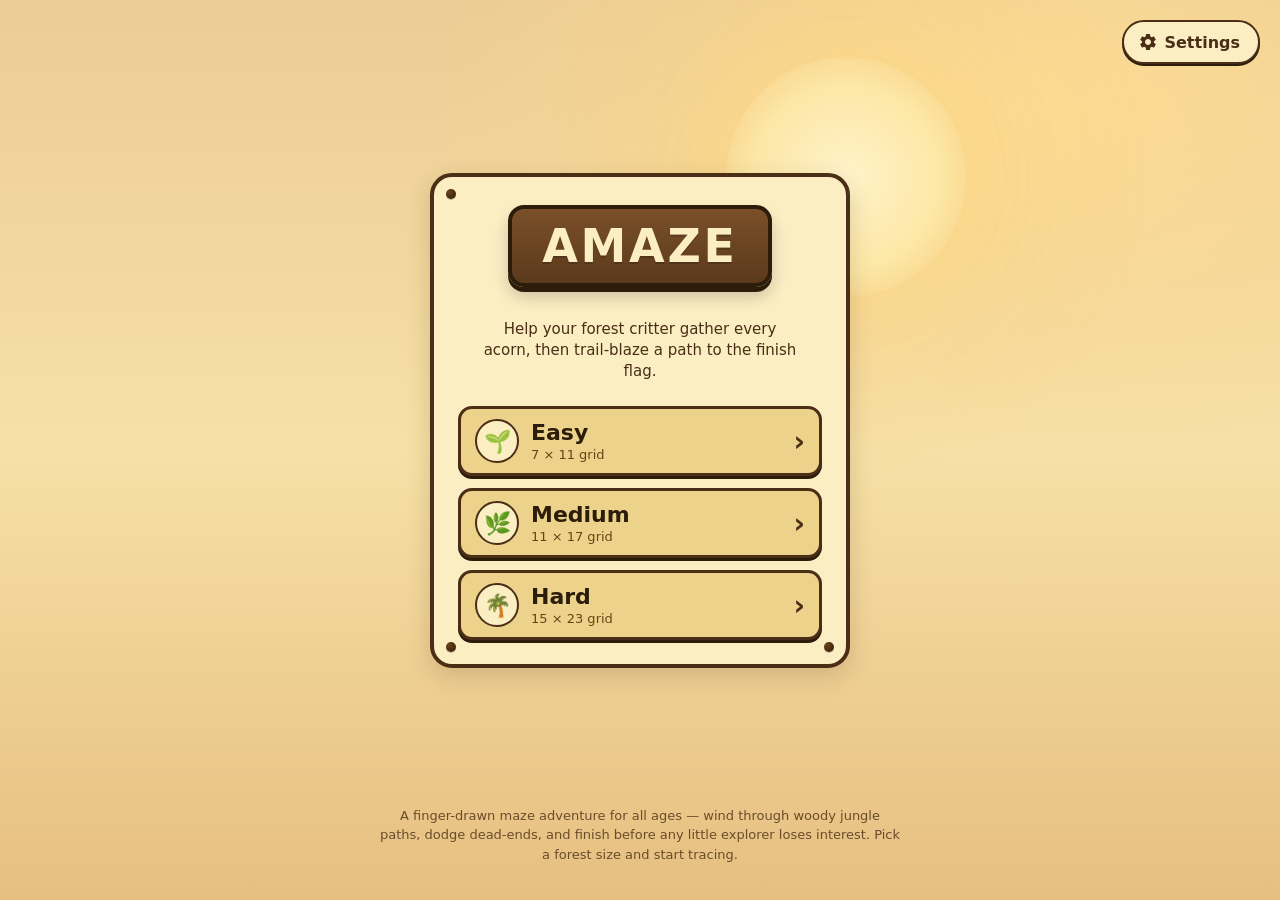
<file: index.html>
<!DOCTYPE html>
<html lang="en">
<head>
  <meta charset="utf-8">
  <meta name="viewport"
        content="width=device-width, initial-scale=1, viewport-fit=cover, user-scalable=no">

  <link rel="manifest" href="manifest.json">
  <meta name="theme-color" content="#f0e0b0">

  <!-- iOS PWA -->
  <meta name="apple-mobile-web-app-capable" content="yes">
  <meta name="apple-mobile-web-app-status-bar-style" content="black-translucent">
  <meta name="apple-mobile-web-app-title" content="AMAZE">
  <link rel="apple-touch-icon" href="apple-touch-icon.png">

  <link rel="stylesheet" href="style.css">
  <title>AMAZE</title>
</head>
<body>
  <canvas id="game"></canvas>

  <!-- In-game top bar: Back · (title + acorn HUD stacked) · Settings · Restart -->
  <header id="game-topbar" class="hidden" aria-hidden="true">
    <button class="topbar-btn icon-btn" id="btn-menu" aria-label="Back to menu">
      <svg viewBox="0 0 24 24" width="22" height="22" aria-hidden="true">
        <path fill="none" stroke="currentColor" stroke-width="2.4"
              stroke-linecap="round" stroke-linejoin="round"
              d="M15 6 L9 12 L15 18"/>
      </svg>
    </button>

    <div class="topbar-center">
      <div id="acorn-counter" class="acorn-counter hidden" aria-label="Collected acorns">
        <span class="acorn dim">🌰</span>
        <span class="acorn dim">🌰</span>
        <span class="acorn dim">🌰</span>
      </div>
    </div>

    <div class="topbar-actions">
      <button class="topbar-btn icon-btn" id="btn-settings" aria-label="Settings">
        <svg viewBox="0 0 24 24" width="22" height="22" aria-hidden="true">
          <path fill="currentColor" d="M19.14 12.94c.04-.3.06-.61.06-.94 0-.32-.02-.64-.07-.94l2.03-1.58c.18-.14.23-.41.12-.61l-1.92-3.32c-.12-.22-.37-.29-.59-.22l-2.39.96c-.5-.38-1.03-.7-1.62-.94l-.36-2.54c-.04-.24-.24-.41-.48-.41h-3.84c-.24 0-.43.17-.47.41l-.36 2.54c-.59.24-1.13.57-1.62.94l-2.39-.96c-.22-.08-.47 0-.59.22L2.74 8.87c-.12.21-.08.47.12.61l2.03 1.58c-.05.3-.09.63-.09.94 0 .31.02.64.07.94l-2.03 1.58c-.18.14-.23.41-.12.61l1.92 3.32c.12.22.37.29.59.22l2.39-.96c.5.38 1.03.7 1.62.94l.36 2.54c.05.24.24.41.48.41h3.84c.24 0 .44-.17.47-.41l.36-2.54c.59-.24 1.13-.56 1.62-.94l2.39.96c.22.08.47 0 .59-.22l1.92-3.32c.12-.22.07-.47-.12-.61l-2.01-1.58zM12 15.6c-1.98 0-3.6-1.62-3.6-3.6s1.62-3.6 3.6-3.6 3.6 1.62 3.6 3.6-1.62 3.6-3.6 3.6z"/>
        </svg>
      </button>
      <button class="topbar-btn icon-btn" id="btn-restart" aria-label="Restart maze">
        <svg viewBox="0 0 24 24" width="22" height="22" aria-hidden="true">
          <path fill="currentColor" d="M17.65 6.35A8 8 0 0 0 12 4a8 8 0 1 0 7.74 10h-2.08A6 6 0 1 1 12 6c1.66 0 3.14.69 4.22 1.78L13 11h7V4z"/>
        </svg>
      </button>
    </div>
  </header>

  <!-- Difficulty picker — paper-card design with wooden AMAZE stamp,
       leaf icons, chevrons, marketing tagline. -->
  <div id="menu" class="overlay">
    <button class="settings-pill" id="btn-menu-settings" aria-label="Settings">
      <!-- Same Material cog as the in-game top bar so the settings
           glyph stays consistent across screens. -->
      <svg class="settings-pill-icon" viewBox="0 0 24 24" width="20" height="20" aria-hidden="true">
        <path fill="currentColor" d="M19.14 12.94c.04-.3.06-.61.06-.94 0-.32-.02-.64-.07-.94l2.03-1.58c.18-.14.23-.41.12-.61l-1.92-3.32c-.12-.22-.37-.29-.59-.22l-2.39.96c-.5-.38-1.03-.7-1.62-.94l-.36-2.54c-.04-.24-.24-.41-.48-.41h-3.84c-.24 0-.43.17-.47.41l-.36 2.54c-.59.24-1.13.57-1.62.94l-2.39-.96c-.22-.08-.47 0-.59.22L2.74 8.87c-.12.21-.08.47.12.61l2.03 1.58c-.05.3-.09.63-.09.94 0 .31.02.64.07.94l-2.03 1.58c-.18.14-.23.41-.12.61l1.92 3.32c.12.22.37.29.59.22l2.39-.96c.5.38 1.03.7 1.62.94l.36 2.54c.05.24.24.41.48.41h3.84c.24 0 .44-.17.47-.41l.36-2.54c.59-.24 1.13-.56 1.62-.94l2.39.96c.22.08.47 0 .59-.22l1.92-3.32c.12-.22.07-.47-.12-.61l-2.01-1.58zM12 15.6c-1.98 0-3.6-1.62-3.6-3.6s1.62-3.6 3.6-3.6 3.6 1.62 3.6 3.6-1.62 3.6-3.6 3.6z"/>
      </svg>
      <span class="settings-pill-label">Settings</span>
    </button>

    <div class="menu-frame">
      <!-- Sun lives inside the card so it can anchor to the card's top-
           right corner (translate-50%/-50%).  The card's top-right rivet
           is hidden behind it. -->
      <div class="sun" aria-hidden="true"></div>

      <span class="rivet rivet-tl"></span>
      <span class="rivet rivet-bl"></span>
      <span class="rivet rivet-br"></span>

      <div class="title-stamp">AMAZE</div>
      <p class="sub">Help your forest critter gather every acorn, then trail-blaze a path to the finish flag.</p>

      <button class="diff-btn" data-difficulty="easy">
        <span class="diff-icon">🌱</span>
        <span class="diff-content">
          <span class="diff-name">Easy</span>
          <span class="diff-detail">7 × 11 grid</span>
        </span>
        <span class="diff-chevron">›</span>
      </button>
      <button class="diff-btn" data-difficulty="medium">
        <span class="diff-icon">🌿</span>
        <span class="diff-content">
          <span class="diff-name">Medium</span>
          <span class="diff-detail">11 × 17 grid</span>
        </span>
        <span class="diff-chevron">›</span>
      </button>
      <button class="diff-btn" data-difficulty="hard">
        <span class="diff-icon">🌴</span>
        <span class="diff-content">
          <span class="diff-name">Hard</span>
          <span class="diff-detail">15 × 23 grid</span>
        </span>
        <span class="diff-chevron">›</span>
      </button>
    </div>

    <p class="menu-marketing">
      A finger-drawn maze adventure for all ages — wind through woody jungle paths,
      dodge dead-ends, and finish before any little explorer loses interest. Pick a
      forest size and start tracing.
    </p>
  </div>

  <!-- Win modal — pops in after the canvas walk-cinema completes. -->
  <div id="win-modal" class="overlay hidden" role="dialog" aria-label="Maze complete">
    <div class="win-card">
      <div class="win-header">YOU MADE IT!</div>
      <div class="win-acorns" id="win-acorns" aria-label="Collected acorns">
        <span class="dim">🌰</span>
        <span class="dim">🌰</span>
        <span class="dim">🌰</span>
      </div>
      <p class="win-tagline" id="win-tagline">You navigated the woods like a pro.</p>
      <div class="win-actions">
        <button class="win-btn win-btn-secondary" id="btn-win-home">Home</button>
        <button class="win-btn win-btn-primary" id="btn-win-again">Again ▶</button>
      </div>
    </div>
  </div>

  <!-- Settings panel — opens from either the in-game top bar or the menu. -->
  <div id="settings-overlay" class="overlay hidden" role="dialog" aria-label="Settings">
    <div class="settings-frame">
      <h2 class="settings-title">Settings</h2>

      <label class="toggle-row" for="toggle-collectibles">
        <span class="toggle-text">
          <span class="toggle-label">Collectibles</span>
          <span class="toggle-detail">Show 3 items to collect for star ratings.</span>
        </span>
        <input type="checkbox" id="toggle-collectibles" class="toggle-input" />
      </label>

      <!-- Style picker — only meaningful when collectibles are on, but
           kept visible for discoverability. -->
      <div class="picker-row" id="picker-row" role="radiogroup" aria-label="Collectible style">
        <span class="toggle-text">
          <span class="toggle-label">Style</span>
          <span class="toggle-detail">Pick what to collect in mazes.</span>
        </span>
        <div class="picker" id="collectible-picker">
          <button class="picker-btn" data-style="acorn"  aria-label="Acorn">🌰</button>
          <button class="picker-btn" data-style="star"   aria-label="Star">⭐</button>
          <button class="picker-btn" data-style="flower" aria-label="Flower">🌸</button>
        </div>
      </div>

      <button class="settings-done" id="btn-close-settings">Done</button>
    </div>
  </div>

  <!-- One-time hint to install on iOS -->
  <div id="install-hint" class="install-hint hidden">
    Tap <strong>Share</strong> → <strong>Add to Home Screen</strong> to install.
    <button id="dismiss-hint" aria-label="dismiss">×</button>
  </div>

  <script type="module" src="main.js"></script>
</body>
</html>
</file>
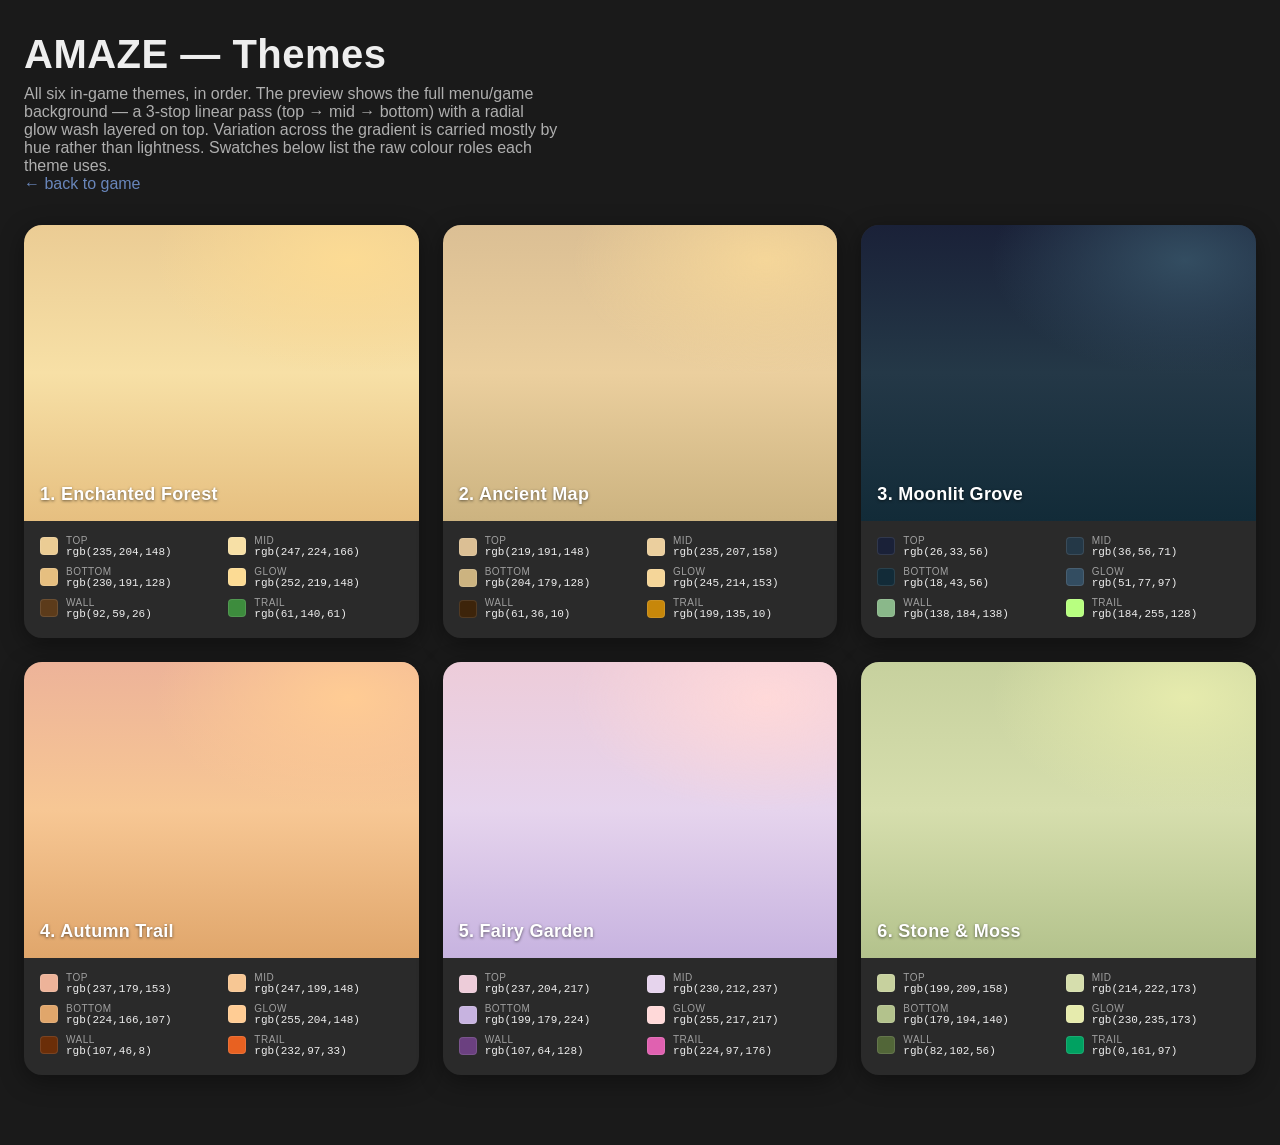
<file: themes.html>
<!DOCTYPE html>
<html lang="en">
<head>
  <meta charset="utf-8">
  <meta name="viewport" content="width=device-width, initial-scale=1">
  <title>AMAZE — Themes</title>
  <style>
    :root { color-scheme: light dark; }
    * { box-sizing: border-box; }
    body {
      margin: 0;
      padding: 32px 24px 64px;
      font-family: -apple-system, BlinkMacSystemFont, 'Segoe UI', Helvetica, Arial, sans-serif;
      background: #1a1a1a;
      color: #eee;
      min-height: 100vh;
    }
    h1 {
      margin: 0 0 8px;
      font-size: clamp(28px, 4vw, 40px);
      letter-spacing: 0.5px;
    }
    .lead {
      margin: 0 0 32px;
      opacity: 0.7;
      max-width: 60ch;
    }
    .grid {
      display: grid;
      grid-template-columns: repeat(auto-fill, minmax(320px, 1fr));
      gap: 24px;
    }
    .card {
      border-radius: 18px;
      overflow: hidden;
      background: #2a2a2a;
      box-shadow: 0 6px 24px rgba(0,0,0,0.4);
      display: flex;
      flex-direction: column;
    }
    .preview {
      aspect-ratio: 4 / 3;
      position: relative;
      display: flex;
      align-items: flex-end;
      padding: 16px;
    }
    .preview .name {
      font-size: 18px;
      font-weight: 700;
      color: #fff;
      text-shadow: 0 1px 3px rgba(0,0,0,0.55);
      letter-spacing: 0.3px;
    }
    .swatches {
      padding: 14px 16px 18px;
      display: grid;
      grid-template-columns: 1fr 1fr;
      gap: 8px 14px;
      font-size: 12px;
    }
    .swatch {
      display: flex;
      align-items: center;
      gap: 8px;
      min-width: 0;
    }
    .swatch .chip {
      width: 18px;
      height: 18px;
      border-radius: 4px;
      flex-shrink: 0;
      border: 1px solid rgba(255,255,255,0.1);
    }
    .swatch .meta {
      display: flex;
      flex-direction: column;
      min-width: 0;
    }
    .swatch .label {
      opacity: 0.6;
      font-size: 10px;
      text-transform: uppercase;
      letter-spacing: 0.5px;
    }
    .swatch .value {
      font-family: ui-monospace, SFMono-Regular, Menlo, monospace;
      font-size: 11px;
      white-space: nowrap;
      overflow: hidden;
      text-overflow: ellipsis;
    }
    a.back {
      color: #8ab4ff;
      text-decoration: none;
    }
    a.back:hover { text-decoration: underline; }
  </style>
</head>
<body>
  <h1>AMAZE — Themes</h1>
  <p class="lead">
    All six in-game themes, in order.  The preview shows the full menu/game
    background — a 3-stop linear pass (top → mid → bottom) with a radial
    glow wash layered on top.  Variation across the gradient is carried
    mostly by hue rather than lightness.  Swatches below list the raw
    colour roles each theme uses.
    <br><a class="back" href="index.html">← back to game</a>
  </p>
  <div class="grid" id="grid"></div>

  <script type="module">
    import { LevelStyles } from './maze.js';

    function gradient(s) {
      return `
        radial-gradient(ellipse 70% 55% at 82% 12%,
          ${s.bgGradientGlow} 0%,
          transparent 70%),
        linear-gradient(180deg,
          ${s.bgGradientTop} 0%,
          ${s.backgroundColor} 50%,
          ${s.bgGradientBottom} 100%)
      `;
    }

    const ROLES = [
      ['bgGradientTop',    'top'],
      ['backgroundColor',  'mid'],
      ['bgGradientBottom', 'bottom'],
      ['bgGradientGlow',   'glow'],
      ['wallColor',        'wall'],
      ['trailColor',       'trail'],
    ];

    const grid = document.getElementById('grid');
    LevelStyles.forEach((s, i) => {
      const card = document.createElement('div');
      card.className = 'card';

      const preview = document.createElement('div');
      preview.className = 'preview';
      preview.style.background = gradient(s);
      preview.innerHTML = `<span class="name">${i + 1}. ${s.name}</span>`;

      const swatches = document.createElement('div');
      swatches.className = 'swatches';
      swatches.innerHTML = ROLES.map(([key, label]) => `
        <div class="swatch">
          <span class="chip" style="background:${s[key]}"></span>
          <span class="meta">
            <span class="label">${label}</span>
            <span class="value">${s[key]}</span>
          </span>
        </div>
      `).join('');

      card.appendChild(preview);
      card.appendChild(swatches);
      grid.appendChild(card);
    });
  </script>
</body>
</html>
</file>
<file: style.css>
/* AMAZE web — global styles */

:root {
  /* Enchanted Forest palette (matches LevelStyles[0]) — used by the menu. */
  --bg: rgb(240, 230, 204);
  --wall: rgb(92, 59, 26);
  --wall-dim: rgba(92, 59, 26, 0.5);
  --wall-faint: rgba(92, 59, 26, 0.4);

  /* Exposed so JS can read the iOS safe-area-top via getComputedStyle.
     Falls back to 0 outside iOS / when no safe area is reported. */
  --safe-top: env(safe-area-inset-top, 0px);
  --safe-bottom: env(safe-area-inset-bottom, 0px);
}

* {
  box-sizing: border-box;
}

html,
body {
  margin: 0;
  padding: 0;
  overflow: hidden;
  height: 100vh;
  height: 100vh;
  /* Warm sun-radial background — shared by the menu AND the game so the
     game-screen edges visibly match the rest of the chrome.  Canvas sits
     transparent on top, painting only the maze itself. */
  background:
    radial-gradient(
      ellipse at 88% 8%,
      #ffe7a8 0%,
      #f4d68a 28%,
      transparent 70%
    ),
    linear-gradient(180deg, #f0e0b0 0%, #e8c97f 100%);
  background-attachment: fixed;
  color: var(--wall);
  font-family:
    -apple-system, BlinkMacSystemFont, "Segoe UI", system-ui, sans-serif;
  -webkit-user-select: none;
  user-select: none;
  -webkit-touch-callout: none;
  -webkit-tap-highlight-color: transparent;
  overscroll-behavior: none;
}

/* Canvas is its own positioning root — covers the full DYNAMIC viewport
   (so the URL bar collapsing/expanding adjusts the height correctly) and
   leaves DOM overlays (menu, install hint) sitting on top via z-index. */
canvas#game {
  display: block;
  position: fixed;
  inset: 0;
  width: 100vw;
  height: 100vh;
  height: 100dvh;
  touch-action: none; /* must — keeps Safari from hijacking drag */
}

/* ---- Menu overlay -------------------------------------------------------- */

.overlay {
  position: fixed;
  inset: 0;
  /* No background — body provides the warm gradient.  Menu inherits it;
     settings/win modals add their own dim backdrop on top. */
  display: flex;
  flex-direction: column;
  align-items: center;
  justify-content: center;
  gap: 36px; /* breathing room between the card + tagline */
  z-index: 10;
  padding: 24px 20px;
  overflow: auto;
  transition: opacity 0.35s ease;
}
.overlay.hidden {
  opacity: 0;
  pointer-events: none;
}

/* The menu screen has two pieces of flow content (the card and the
   marketing blurb) plus a fixed-positioned Settings pill in the corner
   that doesn't participate in flow.  We override the generic .overlay
   centering for #menu only so the card sits roughly mid-screen and the
   marketing copy is pinned to the bottom — without absolute
   positioning, just grid rows that breathe with viewport height. */
#menu {
  display: grid;
  grid-template-rows: 1fr auto 1fr auto;
  grid-template-columns: 1fr;
  justify-items: center;
  align-items: center;
  gap: 0;
  padding: clamp(20px, 4vh, 40px) 20px clamp(20px, 4vh, 36px);
}
#menu .menu-frame      { grid-row: 2; }
#menu .menu-marketing  { grid-row: 4; align-self: end; }

/* Sun illustration — anchored to the card's top-right corner, with the
   sun's CENTRE exactly on the corner so half the disc spills outside
   the card and half overlaps onto it like a setting sun behind the
   poster. */
.menu-frame .sun {
  position: absolute;
  top: 0;
  right: 0;
  transform: translate(50%, -50%);
  width:  clamp(140px, 22vw, 240px);
  height: clamp(140px, 22vw, 240px);
  background: radial-gradient(circle, #fff6cf 0%, #fde9a8 55%, #f5c373 100%);
  border-radius: 50%;
  box-shadow:
    0 0 80px 24px rgba(255, 220, 130, 0.40),
    0 0 160px 60px rgba(255, 200, 100, 0.18);
  opacity: 0.9;
  pointer-events: none;
  /* Behind the card.  menu-frame has no z-index → not a stacking
     context → -1 places .sun beneath the card in .overlay's stack,
     so only the half spilling outside the corner is visible. */
  z-index: -1;
}

/* Paper card with corner rivets that holds the difficulty selector. */
.menu-frame {
  position: relative;
  width: min(420px, calc(100vw - 40px));
  background: #fbeec3;
  border: 4px solid #4a2e15;
  border-radius: 22px;
  padding: 28px 24px 24px;
  text-align: center;
  box-shadow: 0 8px 24px rgba(74, 46, 21, 0.18);
}

.rivet {
  position: absolute;
  width: 10px;
  height: 10px;
  border-radius: 50%;
  background: radial-gradient(circle at 30% 30%, #6a4318, #2c1d0a);
  box-shadow: 0 1px 0 rgba(0, 0, 0, 0.25);
}
.rivet-tl {
  top: 12px;
  left: 12px;
}
.rivet-tr {
  top: 12px;
  right: 12px;
}
.rivet-bl {
  bottom: 12px;
  left: 12px;
}
.rivet-br {
  bottom: 12px;
  right: 12px;
}

/* Wood-stamp AMAZE logo at the top of the card. */
.title-stamp {
  display: inline-block;
  background: linear-gradient(180deg, #7a4f29 0%, #5b3a1c 100%);
  color: #fbeec3;
  font-size: 46px;
  font-weight: 900;
  letter-spacing: 0.06em;
  padding: 10px 30px;
  border-radius: 16px;
  border: 4px solid #2c1d0a;
  box-shadow:
    0 5px 0 #2c1d0a,
    0 10px 16px rgba(0, 0, 0, 0.18);
  margin: 0 0 14px;
  text-shadow: 0 2px 0 rgba(0, 0, 0, 0.18);
  font-family: "Avenir Next", system-ui, sans-serif;
}

.sub {
  font-size: 15px;
  line-height: 1.4;
  /* Generous vertical breathing room — sits between the wood stamp and
     the difficulty buttons, so both spacings matter visually. */
  margin: 18px auto 24px;
  max-width: 320px;
  color: #4a2e15;
}

/* Difficulty buttons — wood-bordered cream pill with circular icon left,
   stacked title/detail middle, chevron right. */
.diff-btn {
  display: flex;
  align-items: center;
  gap: 12px;
  width: 100%;
  margin: 0 0 12px;
  padding: 10px 14px;
  background: #ecd28a;
  border: 3px solid #4a2e15;
  border-radius: 14px;
  color: #4a2e15;
  font-family: inherit;
  text-align: left;
  cursor: pointer;
  -webkit-appearance: none;
  appearance: none;
  -webkit-tap-highlight-color: transparent;
  box-shadow: 0 3px 0 #2c1d0a;
  transition:
    transform 0.05s ease,
    background 0.12s ease;
}
.diff-btn:last-child {
  margin-bottom: 0;
}
.diff-btn:hover {
  background: #e5c879;
}
.diff-btn:active {
  transform: translateY(2px);
  box-shadow: 0 0 0 #2c1d0a;
}

.diff-icon {
  display: inline-flex;
  align-items: center;
  justify-content: center;
  width: 44px;
  height: 44px;
  flex-shrink: 0;
  background: #fbeec3;
  border: 2px solid #4a2e15;
  border-radius: 50%;
  font-size: 22px;
}

.diff-content {
  flex: 1;
  display: flex;
  flex-direction: column;
  gap: 2px;
  min-width: 0;
}

.diff-name {
  font-size: 22px;
  font-weight: 800;
  color: #2c1d0a;
}

.diff-detail {
  font-size: 13px;
  color: #6a4318;
}

.diff-chevron {
  font-size: 28px;
  font-weight: 600;
  color: #4a2e15;
  flex-shrink: 0;
}

/* Top-right Settings pill on the menu screen. */
.settings-pill {
  position: fixed;
  top: max(20px, calc(var(--safe-top, 0px) + 14px));
  right: 20px;
  display: inline-flex;
  align-items: center;
  gap: 6px;
  padding: 10px 18px 10px 14px;
  background: #fbeec3;
  border: 2.5px solid #4a2e15;
  border-radius: 22px;
  font-family: inherit;
  font-size: 16px;
  font-weight: 700;
  color: #4a2e15;
  cursor: pointer;
  -webkit-appearance: none;
  appearance: none;
  -webkit-tap-highlight-color: transparent;
  box-shadow: 0 2px 0 #2c1d0a;
  transition: transform 0.05s ease;
}
.settings-pill:active {
  transform: translateY(2px);
  box-shadow: 0 0 0 #2c1d0a;
}
.settings-pill-icon {
  /* SVG cog — sized inline via width/height attrs; this rule just
     keeps it vertically aligned with the label text. */
  display: block;
  line-height: 1;
}

/* Marketing copy pinned to the bottom of the menu screen via the
   #menu grid layout below.  No italics, no absolute positioning. */
.menu-marketing {
  max-width: 540px;
  margin: 0;
  padding: 0 8px;
  text-align: center;
  font-size: 13px;
  line-height: 1.5;
  color: #4a2e15;
  opacity: 0.8;
}

/* ---- In-game top bar ----------------------------------------------------- */
/* Solid wood bar across the top.  Background extends behind the iOS
   safe-area-top so the OS clock sits on bark; content (buttons + title)
   is pushed below the safe area via padding-top. */

#game-topbar {
  position: fixed;
  top: 0;
  left: 0;
  right: 0;
  height: calc(72px + var(--safe-top, 0px));
  display: flex;
  align-items: center;
  justify-content: space-between;
  padding: var(--safe-top, 0px) 14px 0 14px;
  background: linear-gradient(180deg, #5b3a1c 0%, #4a2e15 100%);
  box-shadow: 0 2px 8px rgba(0, 0, 0, 0.3);
  z-index: 10;
}
#game-topbar.hidden {
  display: none;
}

.topbar-btn {
  display: inline-flex;
  align-items: center;
  justify-content: center;
  width: 44px;
  height: 44px;
  background: #f4ead0;
  border: 2px solid #2c1d0a;
  border-radius: 12px;
  padding: 0;
  font-family: inherit;
  font-size: 22px;
  font-weight: 600;
  color: #2c1d0a;
  cursor: pointer;
  -webkit-appearance: none;
  appearance: none;
  -webkit-tap-highlight-color: transparent;
  box-shadow: 0 2px 0 #2c1d0a;
  transition:
    transform 0.05s ease,
    background 0.12s ease;
}
.topbar-btn:hover {
  background: #ede2c2;
}
.topbar-btn:active {
  transform: translateY(2px);
  box-shadow: 0 0 0 #2c1d0a;
}
.topbar-btn svg {
  display: block;
} /* drop inline baseline gap */

/* Centre column hosts the acorn HUD pill (no title). */
.topbar-center {
  flex: 1;
  display: flex;
  align-items: center;
  justify-content: center;
  min-width: 0;
}

.topbar-actions {
  display: flex;
  gap: 6px;
}

/* Cream pill so the acorns sit on a bright background instead of the
   dark wood bar where they otherwise disappear. */
.acorn-counter {
  display: inline-flex;
  align-items: center;
  gap: 8px;
  padding: 7px 14px;
  background: #f4ead0;
  border: 2px solid #2c1d0a;
  border-radius: 22px;
  box-shadow: 0 2px 0 #2c1d0a;
  font-size: 22px;
  line-height: 1;
  pointer-events: none;
}
.acorn-counter.hidden {
  display: none;
}
.acorn-counter .acorn {
  transition: opacity 0.18s ease;
}
.acorn-counter .acorn.dim {
  opacity: 0.3;
}

/* ---- Win modal ---------------------------------------------------------- */

#win-modal {
  background: rgba(0, 0, 0, 0.45);
  -webkit-backdrop-filter: blur(22px) saturate(130%);
          backdrop-filter: blur(22px) saturate(130%);
  z-index: 14;
}

.win-card {
  width: min(420px, calc(100vw - 56px));
  background: var(--bg);
  border: 4px solid #2c1d0a;
  border-radius: 18px;
  padding: 32px 28px 24px;
  text-align: center;
  box-shadow: 0 14px 40px rgba(0, 0, 0, 0.4);
  animation: win-card-in 0.32s cubic-bezier(0.2, 0.7, 0.3, 1.2) both;
}

@keyframes win-card-in {
  0% {
    opacity: 0;
    transform: scale(0.86) translateY(8px);
  }
  100% {
    opacity: 1;
    transform: scale(1) translateY(0);
  }
}

.win-header {
  display: inline-block;
  background: linear-gradient(180deg, #7a4f29 0%, #5b3a1c 100%);
  color: #f4ead0;
  font-size: 26px;
  font-weight: 900;
  letter-spacing: 0.06em;
  padding: 14px 28px;
  border-radius: 14px;
  border: 3px solid #2c1d0a;
  box-shadow:
    0 4px 0 #2c1d0a,
    0 8px 14px rgba(0, 0, 0, 0.2);
  text-transform: uppercase;
  margin-bottom: 6px;
}

.win-acorns {
  display: flex;
  justify-content: center;
  gap: 14px;
  margin: 22px 0 14px;
  font-size: 44px;
  /* Reserve enough vertical room so the acorns don't shift the layout
     when they're at scale-0 before the keyframe begins. */
  min-height: 1.2em;
}
.win-acorns span {
  position: relative;
  /* New stacking context — keeps the ::before halo (z-index: -1)
     behind the emoji but in front of the card bg. */
  isolation: isolate;
  display: inline-block;
  opacity: 0;
  transform: scale(0);
  transform-origin: 50% 50%;
  /* Each acorn is staggered via :nth-child below.  cubic-bezier with a
     >1 second control point gives a satisfying overshoot pop. */
  animation: acorn-pop 0.55s cubic-bezier(0.34, 1.56, 0.64, 1) forwards;
}

/* Sparkle halo that bursts out behind each collected acorn as it pops. */
.win-acorns span::before {
  content: '';
  position: absolute;
  inset: -22px;
  border-radius: 50%;
  background: radial-gradient(circle,
    rgba(255, 215, 130, 0.85) 0%,
    rgba(255, 195, 100, 0.50) 30%,
    transparent 65%);
  opacity: 0;
  pointer-events: none;
  z-index: -1;
  transform: scale(0.4);
  /* Animation timing matches the parent's pop; delay overridden below. */
  animation: acorn-halo 0.9s ease-out forwards;
}

.win-acorns span:nth-child(1),
.win-acorns span:nth-child(1)::before { animation-delay: 0.3s; }
.win-acorns span:nth-child(2),
.win-acorns span:nth-child(2)::before { animation-delay: 0.6s; }
.win-acorns span:nth-child(3),
.win-acorns span:nth-child(3)::before { animation-delay: 0.9s; }

/* Missed acorns are static placeholders — they're just visual context
   ("you got 2 of 3"), not part of the celebration.  No pop, no halo. */
.win-acorns span.dim {
  opacity: 0.28;
  transform: none;
  animation: none;
}
.win-acorns span.dim::before { animation: none; }

@keyframes acorn-pop {
  0%   { opacity: 0; transform: scale(0); }
  60%  { opacity: 1; transform: scale(1.3); }
  80%  { transform: scale(0.96); }
  100% { opacity: 1; transform: scale(1); }
}
@keyframes acorn-halo {
  0%   { opacity: 0; transform: scale(0.4); }
  40%  { opacity: 1; transform: scale(1.15); }
  100% { opacity: 0; transform: scale(1.7); }
}

.win-tagline {
  color: var(--wall);
  font-size: 16px;
  margin: 0 0 22px;
  line-height: 1.4;
  /* Fades in after the third acorn pop (0.9s + 0.55s pop ≈ 1.45s) so
     the reveal reads as a sequence: header → acorns → result → CTA. */
  opacity: 0;
  animation: win-fade-in 0.45s ease-out 1.5s forwards;
}

.win-actions {
  display: flex;
  gap: 12px;
  justify-content: center;
  opacity: 0;
  animation: win-fade-in 0.45s ease-out 1.75s forwards;
}

@keyframes win-fade-in {
  0%   { opacity: 0; transform: translateY(6px); }
  100% { opacity: 1; transform: translateY(0); }
}

.win-btn {
  padding: 12px 26px;
  font-family: inherit;
  font-size: 16px;
  font-weight: 800;
  letter-spacing: 0.02em;
  border: 2px solid #2c1d0a;
  border-radius: 12px;
  cursor: pointer;
  -webkit-appearance: none;
  appearance: none;
  transition: transform 0.05s ease;
}
.win-btn:active {
  transform: translateY(2px);
  box-shadow: 0 0 0 #2c1d0a;
}

.win-btn-primary {
  background: linear-gradient(180deg, #7a4f29 0%, #5b3a1c 100%);
  color: #f4ead0;
  box-shadow: 0 3px 0 #2c1d0a;
}

.win-btn-secondary {
  background: #f4ead0;
  color: #4a2e15;
  box-shadow: 0 3px 0 #2c1d0a;
}

/* ---- Settings overlay ---------------------------------------------------- */

#settings-overlay {
  z-index: 12;
  background: rgba(0, 0, 0, 0.45);
  -webkit-backdrop-filter: blur(22px) saturate(130%);
          backdrop-filter: blur(22px) saturate(130%);
}

.settings-frame {
  width: min(380px, calc(100vw - 64px));
  border: 4px solid #2c1d0a;
  border-radius: 14px;
  padding: 28px 24px 22px;
  background: var(--bg);
  box-shadow: 0 14px 40px rgba(0, 0, 0, 0.45);
}

.settings-title {
  margin: 0 0 24px;
  font-size: 32px;
  font-weight: 800;
  letter-spacing: 0.02em;
  color: var(--wall);
  text-align: center;
}

.toggle-row {
  display: flex;
  align-items: center;
  justify-content: space-between;
  gap: 16px;
  padding: 12px 0;
  cursor: pointer;
  user-select: none;
  -webkit-user-select: none;
}
.toggle-text {
  display: flex;
  flex-direction: column;
  gap: 4px;
}
.toggle-label {
  font-size: 18px;
  font-weight: 600;
  color: var(--wall);
}
.toggle-detail {
  font-size: 13px;
  color: var(--wall-dim);
  line-height: 1.35;
}

/* iOS-style toggle switch built from the native checkbox. */
.toggle-input {
  appearance: none;
  -webkit-appearance: none;
  width: 52px;
  height: 32px;
  flex-shrink: 0;
  background: rgba(92, 59, 26, 0.2);
  border-radius: 16px;
  position: relative;
  cursor: pointer;
  transition: background 0.18s ease;
  margin: 0;
}
.toggle-input::after {
  content: "";
  position: absolute;
  top: 3px;
  left: 3px;
  width: 26px;
  height: 26px;
  background: #fff;
  border-radius: 50%;
  box-shadow: 0 1px 3px rgba(0, 0, 0, 0.2);
  transition: transform 0.18s ease;
}
.toggle-input:checked {
  background: var(--wall);
}
.toggle-input:checked::after {
  transform: translateX(20px);
}

/* Collectible-style picker — same row layout as .toggle-row but the
   right side is a 3-button segmented control instead of a toggle. */
.picker-row {
  display: flex;
  align-items: center;
  justify-content: space-between;
  gap: 16px;
  padding: 12px 0;
  user-select: none;
  -webkit-user-select: none;
}
.picker-row.hidden { display: none; }
.picker {
  display: inline-flex;
  flex-shrink: 0;
  background: rgba(92, 59, 26, 0.10);
  border-radius: 12px;
  padding: 4px;
  gap: 2px;
}
.picker-btn {
  appearance: none;
  -webkit-appearance: none;
  border: 0;
  background: transparent;
  width: 40px;
  height: 36px;
  font-size: 22px;
  line-height: 1;
  border-radius: 9px;
  cursor: pointer;
  -webkit-tap-highlight-color: transparent;
  display: inline-flex;
  align-items: center;
  justify-content: center;
  transition:
    background 0.15s ease,
    transform 0.05s ease;
}
.picker-btn:hover { background: rgba(92, 59, 26, 0.10); }
.picker-btn:active { transform: scale(0.94); }
.picker-btn.active {
  background: var(--bg);
  box-shadow:
    0 1px 0 rgba(255, 255, 255, 0.6) inset,
    0 1px 2px rgba(0, 0, 0, 0.18);
}

.settings-done {
  display: block;
  width: 100%;
  margin-top: 28px;
  padding: 14px;
  font-family: inherit;
  font-size: 18px;
  font-weight: 700;
  color: var(--bg);
  background: var(--wall);
  border: 0;
  border-radius: 12px;
  cursor: pointer;
  -webkit-appearance: none;
  appearance: none;
  transition:
    opacity 0.12s ease,
    transform 0.05s ease;
}
.settings-done:hover {
  opacity: 0.92;
}
.settings-done:active {
  transform: scale(0.985);
}

/* ---- Install hint -------------------------------------------------------- */

.install-hint {
  position: fixed;
  left: 16px;
  right: 16px;
  bottom: max(16px, env(safe-area-inset-bottom));
  z-index: 11;
  padding: 12px 40px 12px 16px;
  background: rgba(0, 0, 0, 0.8);
  color: white;
  border-radius: 12px;
  font-size: 14px;
  line-height: 1.4;
  box-shadow: 0 4px 14px rgba(0, 0, 0, 0.25);
}
.install-hint.hidden {
  display: none;
}
.install-hint button {
  position: absolute;
  top: 6px;
  right: 8px;
  background: transparent;
  border: 0;
  color: white;
  font-size: 22px;
  line-height: 1;
  cursor: pointer;
}
</file>
